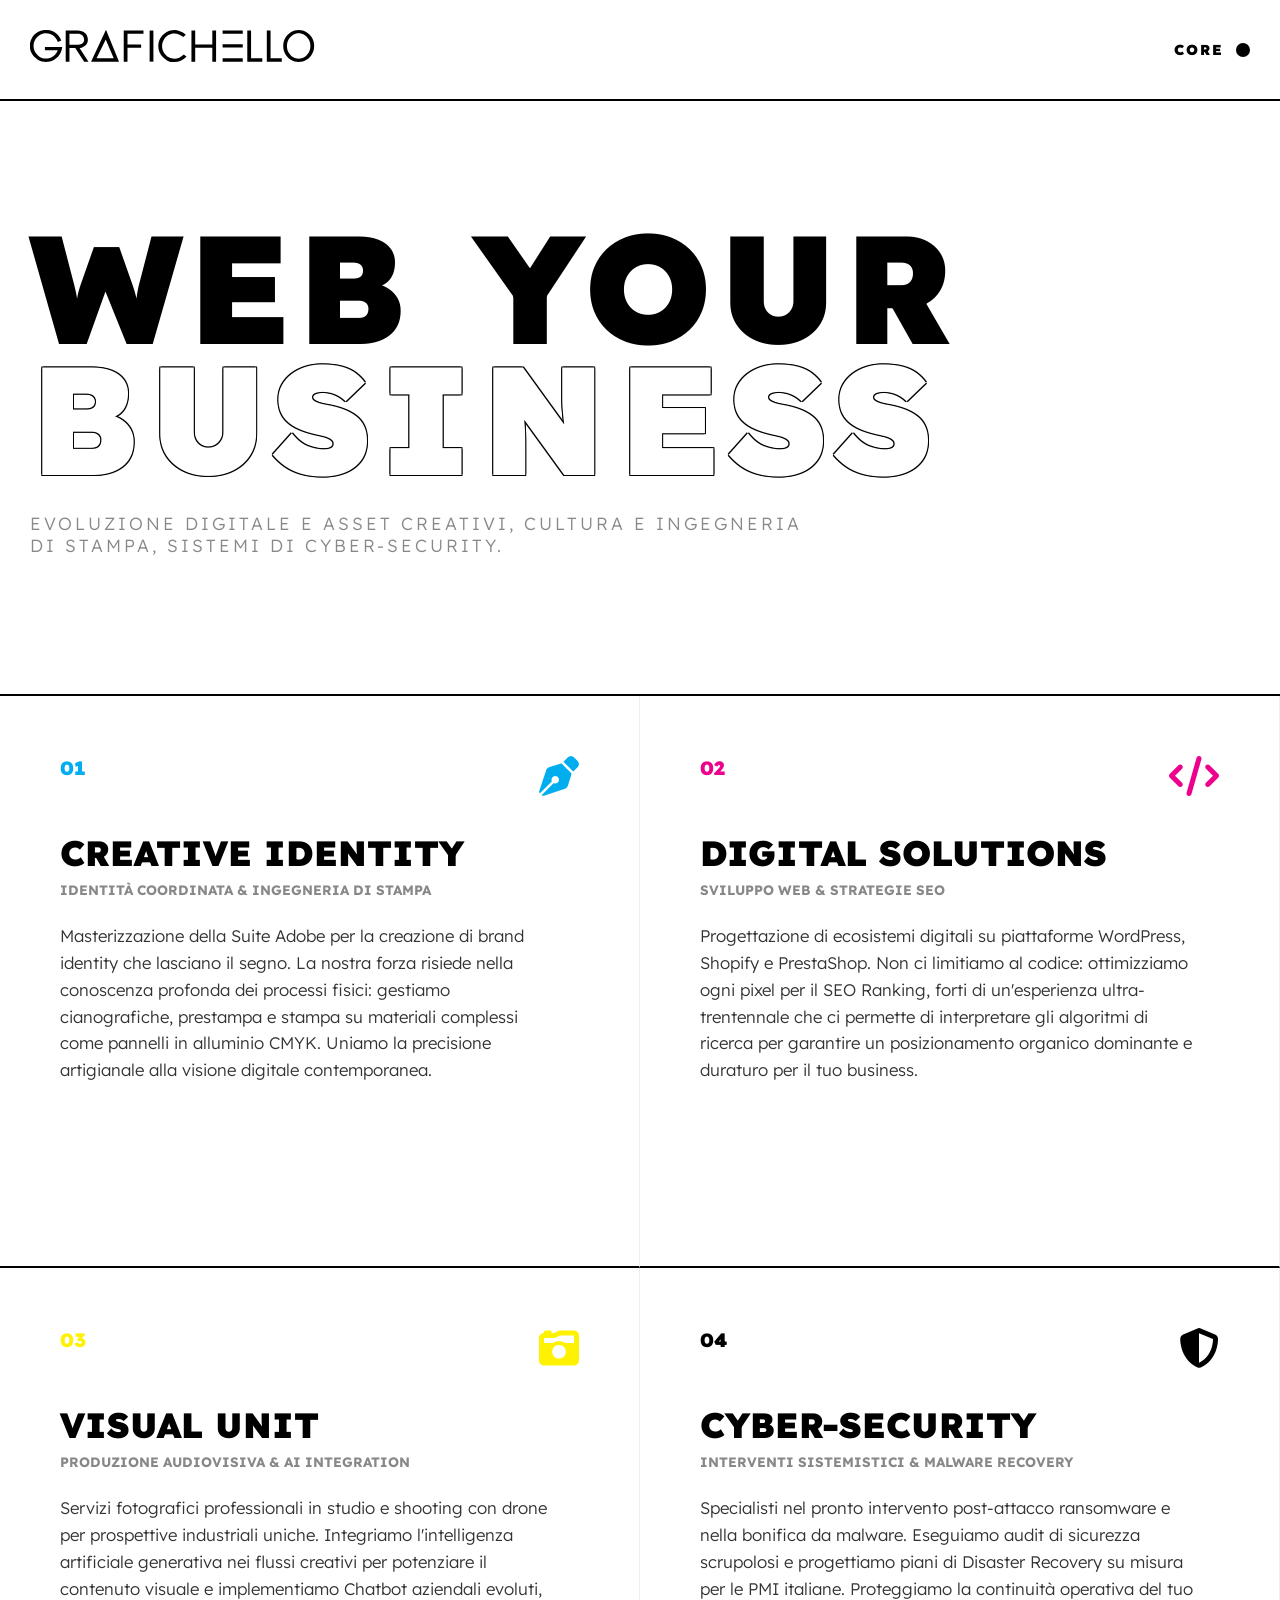
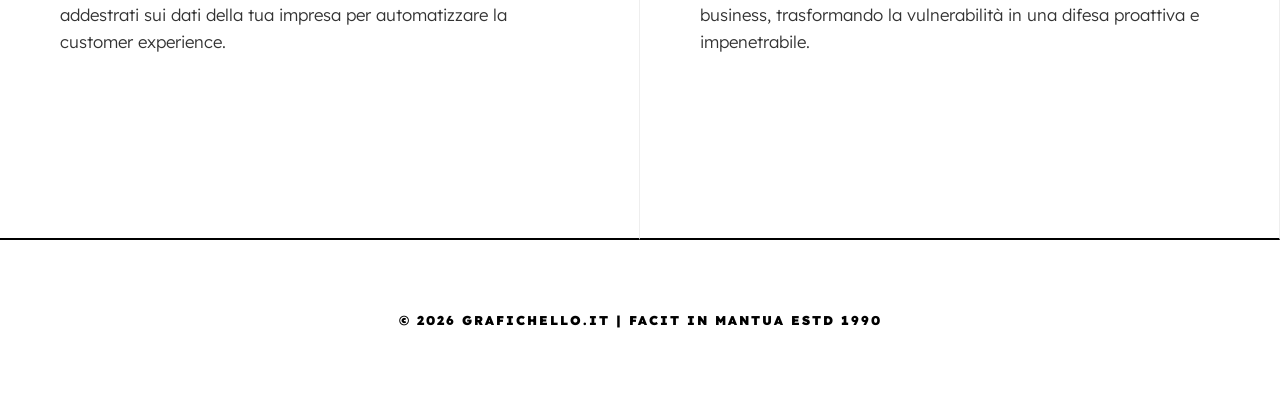
<file: index.html>
<!DOCTYPE html>
<html lang="it">
<head>
    <meta charset="UTF-8">
    <meta name="viewport" content="width=device-width, initial-scale=1.0">
    <title>GRAFICHELLO | WEB YOUR BUSINESS</title>
    <meta name="description" content="Oltre 30 anni di esperienza in Progettazione Grafica, Soluzioni Digitali e Cyber-Security. Eccellenza tecnica a Mantova.">
    <link rel="stylesheet" href="https://cdnjs.cloudflare.com/ajax/libs/font-awesome/6.4.0/css/all.min.css">
    <link href="https://fonts.googleapis.com/css2?family=Lexend+Deca:wght@300;900&display=swap" rel="stylesheet">
    <link rel="stylesheet" href="assets/css/style.css">
    <link rel="icon" type="image/png" href="favicon.png">
    <link rel="apple-touch-icon" href="favicon.png">
</head>
<body>

<nav class="nav-elite">
    <div class="nav-container">
        <div class="logo-area">
            <a href="/">
                <svg id="Livello_1" xmlns="http://www.w3.org/2000/svg" viewBox="200 1150 2450 300" class="logo-grafichello">
  <path d="M266.9,1404.3c-21.1-12.6-37.9-29.1-50.2-49.8-12.4-20.7-18.5-43.6-18.5-68.5s6.1-47.6,18.5-68.3c12.4-20.7,29.1-37.3,50.2-49.8,20.9-12.6,44.5-18.8,70.4-18.8s53.8,7.6,76.9,22.8c23,15.2,41.1,37.7,54.2,67.3l-29.3,12.9c-11.4-26.3-25.9-45.3-43.6-57.1-17.7-11.6-37.1-17.5-58.2-17.5s-37.1,4.8-53.3,14.3c-16,9.7-28.9,22.6-38.8,39.2-9.7,16.4-14.6,34.8-14.6,55s4.9,38.8,14.6,55.2c9.9,16.6,22.8,29.5,38.8,39.2,16.2,9.5,33.9,14.3,53.3,14.3s45.3-7.4,64.3-22.1c18.8-14.6,31-31,36.1-49.1h-109.8v-28.5h149l-3,16.6c-4.4,21.5-12.9,40.7-25.9,57.3-12.9,16.7-28.9,29.9-48.1,39.8-19.2,9.7-40.1,14.6-62.6,14.6s-49.5-6.3-70.4-18.8Z"/>
  <path d="M664.2,1421.3l-76.3-116.2h-49.8v116.2h-32.1v-266.7h102.7c26.3,0,47.7,7.4,64.9,22.4,14.8,14.1,22.4,32.9,22.6,56.7,0,19.6-6.5,35.6-19.2,47.9-7.8,7.2-16.6,12.4-25.9,15.8-14.1,5.1-22.6,7.6-26.1,7.6l76.3,116.2h-37.1ZM617,1276.1c4.8-.4,10.7-1.5,17.7-3.4,7-2.1,13.3-5.5,18.6-10.5,7-6.7,10.5-16,10.5-28s-4.6-28.9-13.7-37.5c-10.3-9.1-24.2-13.7-41.1-13.7h-71v93.4h70c1.1,0,4.2-.2,8.9-.4Z"/>
  <path d="M723.4,1421.3l128-273.6,111.7,273.6h-239.7ZM849.2,1230.5l-78.8,162.3h147.4l-68.7-162.3Z"/>
  <path d="M1003.4,1421.3v-266.7h169.3v28.5h-137v90.4h116.8v28.3h-116.8v119.5h-32.3Z"/>
  <path d="M1225.4,1421.3v-266.7h32.3v266.7h-32.3Z"/>
  <path d="M1368.6,1406.2c-21.1-12.6-37.9-29.1-50.2-49.8s-18.5-43.6-18.5-68.5,6.1-47.6,18.5-68.3c12.4-20.7,29.1-37.3,50.2-49.8,20.9-12.6,44.5-18.8,70.2-18.8s65.8,12.9,97,38.8l-22.8,19.8c-25.1-20-49.7-30.1-74.2-30.1s-36.9,4.8-53.1,14.3c-16,9.7-28.9,22.6-38.8,39.2-9.7,16.4-14.6,34.8-14.6,55s4.9,38.8,14.6,55.2c9.9,16.6,22.8,29.5,38.8,39.2,16.2,9.5,33.9,14.3,53.1,14.3,27.4,0,54-12,79.9-36l23,19.6c-31.6,29.9-66,44.7-102.9,44.7s-49.1-6.3-70.2-18.6Z"/>
  <path d="M1762.7,1421.3v-118.9h-146.7v118.9h-32.1v-266.7h32.1v119.3h146.7v-119.3h32.3v266.7h-32.3Z"/>
  <path d="M1851,1182.5v-28.3h172.7v28.3h-172.7ZM1851,1300.5v-28.3h172.5v28.3h-172.5ZM1851,1421.3v-28.5h172.5v28.5h-172.5Z"/>
  <path d="M2062.6,1421.3v-266.7h32.3v238.2h96.1v28.5h-128.4Z"/>
  <path d="M2229.8,1421.3v-266.7h32.3v238.2h96.1v28.5h-128.4Z"/>
  <path d="M2435.9,1405.5c-20.2-12.6-36.1-29.3-47.9-50-11.6-20.5-17.5-43.4-17.5-68.1s5.9-47.6,17.5-68.3c11.8-20.5,27.8-37.3,47.9-49.8s42.4-18.8,67.2-18.8,47.2,6.3,67.3,18.8c20.2,12.6,36.1,29.3,47.9,49.8,11.6,20.7,17.5,43.4,17.5,68.3s-5.9,47.6-17.5,68.1c-11.8,20.7-27.8,37.5-47.9,50-20.2,12.6-42.6,18.8-67.3,18.8s-47-6.3-67.2-18.8ZM2553,1381.5c15-9.5,27.2-22.6,36.5-39,9.3-16.6,13.9-34.8,13.9-55.2s-4.6-38.6-13.9-55.2c-9.3-16.4-21.5-29.5-36.5-39-15.2-9.5-31.8-14.3-50-14.3s-34.6,4.8-49.8,14.3c-15,9.5-27.2,22.6-36.5,39-9.3,16.6-14.1,34.8-14.1,55.2s4.8,38.6,14.1,55.2c9.3,16.4,21.5,29.5,36.5,39,15.2,9.5,31.8,14.3,49.8,14.3s34.8-4.8,50-14.3Z"/>
</svg>
            </a>
        </div>
        
        <div class="nav-trigger" id="menuToggle">
            <span class="trigger-text" id="triggerText">CORE</span>
            <div class="dot"></div>
        </div>
    </div>
</nav>

<div class="menu-overlay" id="menuOverlay">
    <ul class="nav-massive">
        <li class="h-cyan"><a href="#creative">01 CREATIVE IDENTITY</a></li>
        <li class="h-magenta"><a href="#digital">02 DIGITAL SOLUTIONS</a></li>
        <li class="h-yellow"><a href="#visual">03 VISUAL UNIT</a></li>
        <li class="h-black"><a href="#security">04 CYBER-SECURITY</a></li>
    </ul>
</div>

<header class="hero-brutal">
   <h1 class="hero-title">
    WEB YOUR<br>
    <span class="stroke">BUSI<span style="margin-right: 0.03em;">N</span>ESS</span>
</h1>

<p class="hero-sub">
    EVOLUZIONE DIGITALE E ASSET CREATIVI,<br class="m-break"> 
    CULTURA E INGEGNERIA DI STAMPA,<br class="m-break">
    SISTEMI DI CYBER-SECURITY.<br class="m-break">
</p>
</header>

<section class="grid-cmyk">
    <div class="cmyk-card" id="creative">
        <div class="card-body">
            <div class="header-card">
                <span class="cmyk-num c-text">01</span>
                <i class="fa-solid fa-pen-nib c-text"></i>
            </div>
            <div class="content-card">
                <h2>CREATIVE IDENTITY</h2>
                <span class="sub-it">Identità Coordinata & Ingegneria di Stampa</span>
                <p>Masterizzazione della Suite Adobe per la creazione di brand identity che lasciano il segno. La nostra forza risiede nella conoscenza profonda dei processi fisici: gestiamo cianografiche, prestampa e stampa su materiali complessi come pannelli in alluminio CMYK. Uniamo la precisione artigianale alla visione digitale contemporanea.</p>
            </div>
        </div>
    </div>

    <div class="cmyk-card" id="digital">
        <div class="card-body">
            <div class="header-card">
                <span class="cmyk-num m-text">02</span>
                <i class="fa-solid fa-code m-text"></i>
            </div>
            <div class="content-card">
                <h2>DIGITAL SOLUTIONS</h2>
                <span class="sub-it">Sviluppo Web & Strategie SEO</span>
                <p>Progettazione di ecosistemi digitali su piattaforme WordPress, Shopify e PrestaShop. Non ci limitiamo al codice: ottimizziamo ogni pixel per il SEO Ranking, forti di un'esperienza ultra-trentennale che ci permette di interpretare gli algoritmi di ricerca per garantire un posizionamento organico dominante e duraturo per il tuo business.</p>
            </div>
        </div>
    </div>

    <div class="cmyk-card" id="visual">
        <div class="card-body">
            <div class="header-card">
                <span class="cmyk-num y-text">03</span>
                <i class="fa-solid fa-camera-retro y-text"></i>
            </div>
            <div class="content-card">
                <h2>VISUAL UNIT</h2>
                <span class="sub-it">Produzione Audiovisiva & AI Integration</span>
                <p>Servizi fotografici professionali in studio e shooting con drone per prospettive industriali uniche. Integriamo l'intelligenza artificiale generativa nei flussi creativi per potenziare il contenuto visuale e implementiamo Chatbot aziendali evoluti, addestrati sui dati della tua impresa per automatizzare la customer experience.</p>
            </div>
        </div>
    </div>

    <div class="cmyk-card" id="security">
        <div class="card-body">
            <div class="header-card">
                <span class="cmyk-num k-text">04</span>
                <i class="fa-solid fa-shield-halved k-text"></i>
            </div>
            <div class="content-card">
                <h2>CYBER-SECURITY</h2>
                <span class="sub-it">Interventi Sistemistici & Malware Recovery</span>
                <p>Specialisti nel pronto intervento post-attacco ransomware e nella bonifica da malware. Eseguiamo audit di sicurezza scrupolosi e progettiamo piani di Disaster Recovery su misura per le PMI italiane. Proteggiamo la continuità operativa del tuo business, trasformando la vulnerabilità in una difesa proattiva e impenetrabile.</p>
            </div>
        </div>
    </div>
</section>

<footer class="footer-raw">
    <p>© 2026 GRAFICHELLO.IT | FACIT IN MANTUA ESTD 1990</p>
</footer>

<script>
    const toggle = document.getElementById('menuToggle');
    const overlay = document.getElementById('menuOverlay');
    const text = document.getElementById('triggerText');
    toggle.onclick = () => {
        overlay.classList.toggle('active');
        text.innerText = overlay.classList.contains('active') ? 'HOME' : 'CORE';
    };
</script>
</body>
</html>
</file>
<file: assets/css/style.css>
:root {
    --cyan: #00aeef;
    --magenta: #ec008c;
    --yellow: #fff200;
    --black: #000000;
    --white: #ffffff;
    --gray-meta: #888888;
}

body { background: var(--white); font-family: 'Lexend Deca', sans-serif; margin: 0; text-transform: uppercase; color: var(--black); }

/* Dimensioni Logo */
.logo-grafichello {
    height: 35px;
    width: auto;
    fill: var(--black);
    transition: fill 0.3s ease;
}

/* Quando il menu CORE è attivo, il logo diventa bianco */
.menu-overlay.active ~ .nav-elite .logo-grafichello {
    fill: var(--white);
}

/* Nav & CORE/HOME */
.nav-elite { padding: 30px; border-bottom: 2px solid var(--black); position: sticky; top: 0; background: white; z-index: 1000; }
.nav-container { display: flex; justify-content: space-between; align-items: center; }
.nav-trigger { cursor: pointer; display: flex; align-items: center; gap: 12px; }
.trigger-text { font-weight: 900; font-size: 0.9rem; letter-spacing: 2px; }
.dot { width: 14px; height: 14px; background: var(--black); border-radius: 50%; transition: 0.3s; }
.nav-trigger:hover .dot { transform: scale(1.3); background: var(--magenta); }
@media (max-width: 768px) {
    .nav-elite {
        padding: 20px 25px; /* Più compatto su mobile */
    }
    .logo-grafichello {
        height: 25px; /* Logo leggermente più piccolo per bilanciare CORE */
    }
}




/* Menu Overlay */
.menu-overlay { position: fixed; top: 0; left: 0; width: 100%; height: 100vh; background: var(--black); color: white; display: flex; align-items: center; padding: 50px; transform: translateY(-100%); transition: 0.5s cubic-bezier(0.8, 0, 0.2, 1); z-index: 999; }
.menu-overlay.active { transform: translateY(0); }
.nav-massive { list-style: none; padding: 0; }
.nav-massive li { margin-bottom: 20px; }
.nav-massive li a { color: white; text-decoration: none; font-size: 6vw; font-weight: 900; line-height: 1; transition: 0.3s; }

/* --- HOVER DINAMICO MENU CMYK --- */
.nav-massive li:nth-child(1) a:hover { color: var(--cyan); }
.nav-massive li:nth-child(2) a:hover { color: var(--magenta); }
.nav-massive li:nth-child(3) a:hover { color: var(--yellow); }
.nav-massive li:nth-child(4) a:hover { color: #555; } /* Grigio per Cyber su fondo nero */

/* --- SEZIONE HERO --- */
.hero-brutal { 
    padding: 120px 30px; 
    border-bottom: 2px solid var(--black); 
}

.hero-title { 
    font-size: clamp(3rem, 12vw, 10rem); 
    font-weight: 900; 
    line-height: 0.85; 
    letter-spacing: 0.04em; 
    margin: 0; 
}

.stroke {
    color: white; /* Il corpo della lettera è bianco */
    /* Creiamo un finto bordo sottile e interno usando l'ombra */
    text-shadow: 
        -1px -1px 0 #000,  
         1px -1px 0 #000,
        -1px  1px 0 #000,
         1px  1px 0 #000;
    display: inline-block;
    letter-spacing: 0.05em;
}

.hero-sub { 
    margin-top: 30px; 
    font-weight: 300; 
    letter-spacing: 3px; 
    font-size: 1.1rem; 
    color: var(--gray-meta); 
}

/* Gestione interruzioni riga: attive solo su mobile */
.m-break {
    display: block;
}

/* Su schermi grandi (Desktop), ignoriamo gli 'a capo' per far scorrere il testo */
@media (min-width: 768px) {
    .m-break {
        display: none;
    }
    .hero-sub {
        max-width: 800px; /* Evita che la riga diventi infinita */
    }
}

/* Fix per la N troppo distante: se 0.03em è ancora troppo, prova 0.02em */
.hero-title span[style*="margin-right"] {
    margin-right: 0.03em !important; 
}

/* CMYK Cards Base */
.grid-cmyk { display: grid; grid-template-columns: repeat(2, 1fr); }
.cmyk-card { min-height: 450px; padding: 60px; border-right: 1px solid #eee; border-bottom: 2px solid var(--black); transition: 0.4s cubic-bezier(0.16, 1, 0.3, 1); background: white; }
.header-card { display: flex; justify-content: space-between; align-items: flex-start; margin-bottom: 40px; }
.cmyk-num { font-size: 1.2rem; font-weight: 900; }
.card-body i { font-size: 2.5rem; }
.content-card h2 { font-weight: 900; font-size: 2.2rem; margin: 0; line-height: 1; transition: color 0.3s; }
.sub-it { font-size: 0.85rem; color: var(--gray-meta); display: block; margin-top: 10px; font-weight: 700; transition: color 0.3s; }
.content-card p { margin-top: 25px; text-transform: none; font-size: 1.05rem; line-height: 1.6; font-weight: 300; max-width: 500px; color: #333; transition: color 0.3s; }

/* Colori delle icone e numeri di default */
.c-text { color: var(--cyan); }
.m-text { color: var(--magenta); }
.y-text { color: var(--yellow); }
.k-text { color: var(--black); }

/* --- HOVER DINAMICO CARD CMYK --- */
/* 01 Cyan */
.cmyk-card#creative:hover { background-color: var(--cyan); border-color: var(--cyan); }
/* 02 Magenta */
.cmyk-card#digital:hover { background-color: var(--magenta); border-color: var(--magenta); }
/* 03 Yellow */
.cmyk-card#visual:hover { background-color: var(--yellow); border-color: var(--yellow); }
/* 04 Black */
.cmyk-card#security:hover { background-color: var(--black); border-color: var(--black); }

/* Cambio colore testi in bianco per hover (tranne il giallo) */
.cmyk-card:hover h2, 
.cmyk-card:hover p, 
.cmyk-card:hover .sub-it, 
.cmyk-card:hover .cmyk-num, 
.cmyk-card:hover i { 
    color: white !important; 
}

/* Fix per card Gialla (testo nero su giallo) */
.cmyk-card#visual:hover h2, 
.cmyk-card#visual:hover p, 
.cmyk-card#visual:hover .sub-it, 
.cmyk-card#visual:hover .cmyk-num, 
.cmyk-card#visual:hover i { 
    color: var(--black) !important; 
}

/* Responsive */
@media (max-width: 992px) {
    .grid-cmyk { grid-template-columns: 1fr; }
    .cmyk-card { padding: 40px 30px; }
}
.footer-raw { padding: 60px 30px; text-align: center; font-weight: 900; font-size: 0.8rem; letter-spacing: 2px; }
</file>
